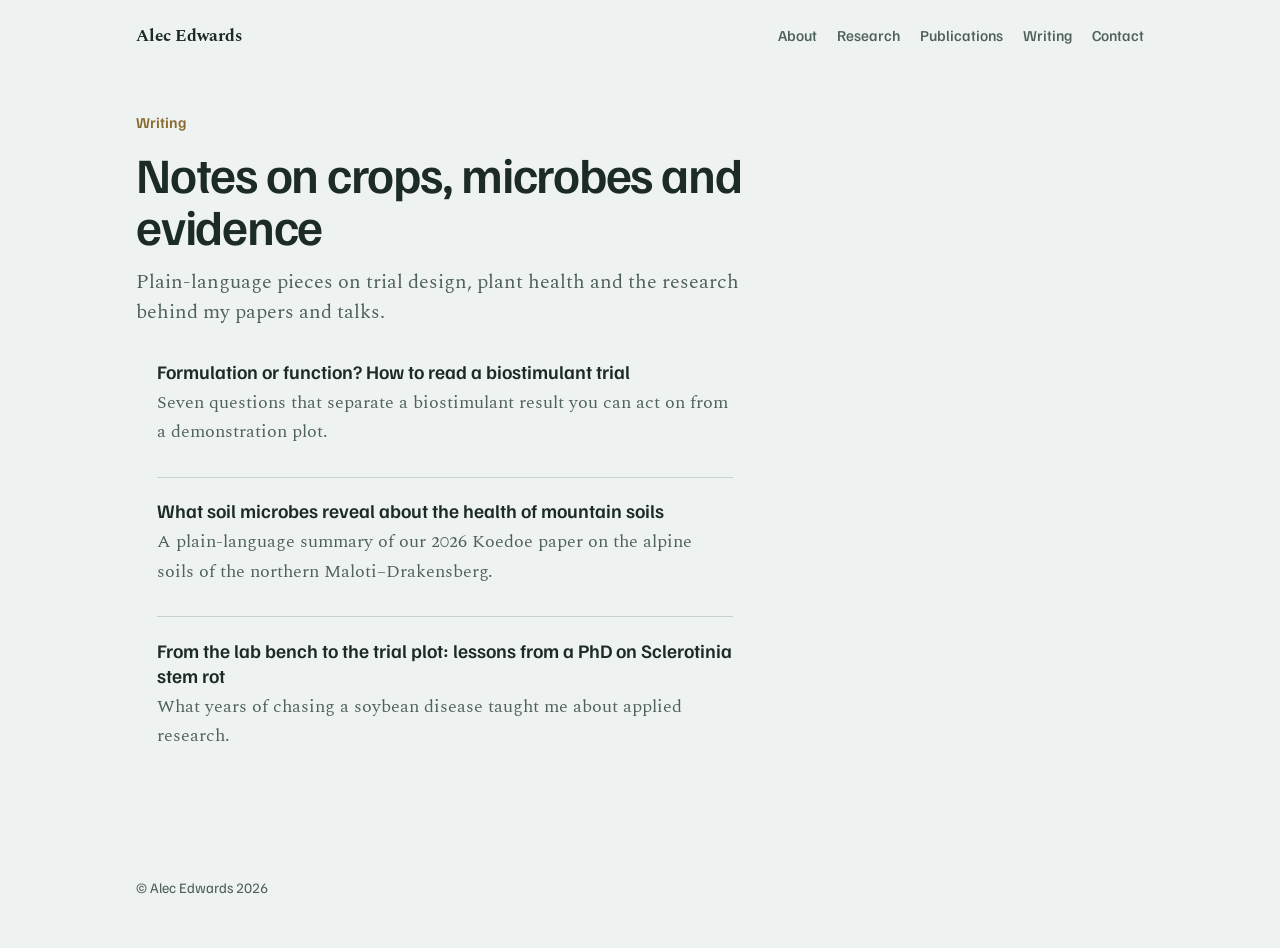
<file: blog/index.html>
<!doctype html>
<html lang="en-GB">
<head>
<meta charset="utf-8">
<meta name="viewport" content="width=device-width, initial-scale=1">
<title>Writing | Alec Edwards</title>
<meta name="description" content="Writing by Alec Edwards on biostimulants, trial design, soil health and plant pathology.">
<meta property="og:title" content="Writing | Alec Edwards">
<meta property="og:description" content="Writing by Alec Edwards on biostimulants, trial design, soil health and plant pathology.">
<meta property="og:type" content="article">
<link rel="icon" href="data:image/svg+xml,%3Csvg xmlns='http://www.w3.org/2000/svg' viewBox='0 0 32 32'%3E%3Crect width='32' height='32' rx='6' fill='%231F3A33'/%3E%3Cpath d='M16 29 C15 20 17 13 18 9' stroke='%23C9A35E' stroke-width='2.4' fill='none' stroke-linecap='round'/%3E%3Cellipse cx='18.5' cy='7.5' rx='2.6' ry='3.2' fill='%23C9A35E'/%3E%3C/svg%3E">
<link rel="preconnect" href="https://fonts.googleapis.com">
<link rel="preconnect" href="https://fonts.gstatic.com" crossorigin>
<link href="https://fonts.googleapis.com/css2?family=Familjen+Grotesk:wght@500;600;700&family=Spectral:ital,wght@0,400;0,500;1,400&display=swap" rel="stylesheet">
<link rel="stylesheet" href="../assets/site.css">
</head>
<body>
<div class="wrap">
  <header class="top">
    <a class="name" href="../">Alec Edwards</a>
    <nav aria-label="Site">
      <ul>
        <li><a href="../#about">About</a></li>
        <li><a href="../#research">Research</a></li>
        <li><a href="../#outputs">Publications</a></li>
        <li><a href="./">Writing</a></li>
        <li><a href="../#contact">Contact</a></li>
      </ul>
    </nav>
  </header>
  <main>
    <article class="article">
      <p class="kicker">Writing</p>
      <h1>Notes on crops, microbes and evidence</h1>
      <p class="standfirst">Plain-language pieces on trial design, plant health and the research behind my papers and talks.</p>
      <ul class="posts">
          <li><h3><a href="reading-a-biostimulant-trial.html">Formulation or function? How to read a biostimulant trial</a></h3><p>Seven questions that separate a biostimulant result you can act on from a demonstration plot.</p></li>
          <li><h3><a href="alpine-soil-microbes.html">What soil microbes reveal about the health of mountain soils</a></h3><p>A plain-language summary of our 2026 Koedoe paper on the alpine soils of the northern Maloti–Drakensberg.</p></li>
          <li><h3><a href="lessons-from-a-phd-on-sclerotinia.html">From the lab bench to the trial plot: lessons from a PhD on Sclerotinia stem rot</a></h3><p>What years of chasing a soybean disease taught me about applied research.</p></li>
      </ul>
    </article>
  </main>
  <footer>© Alec Edwards <span id="yr">2026</span></footer>
</div>
<script>document.getElementById('yr').textContent = new Date().getFullYear();</script>
</body>
</html>
</file>
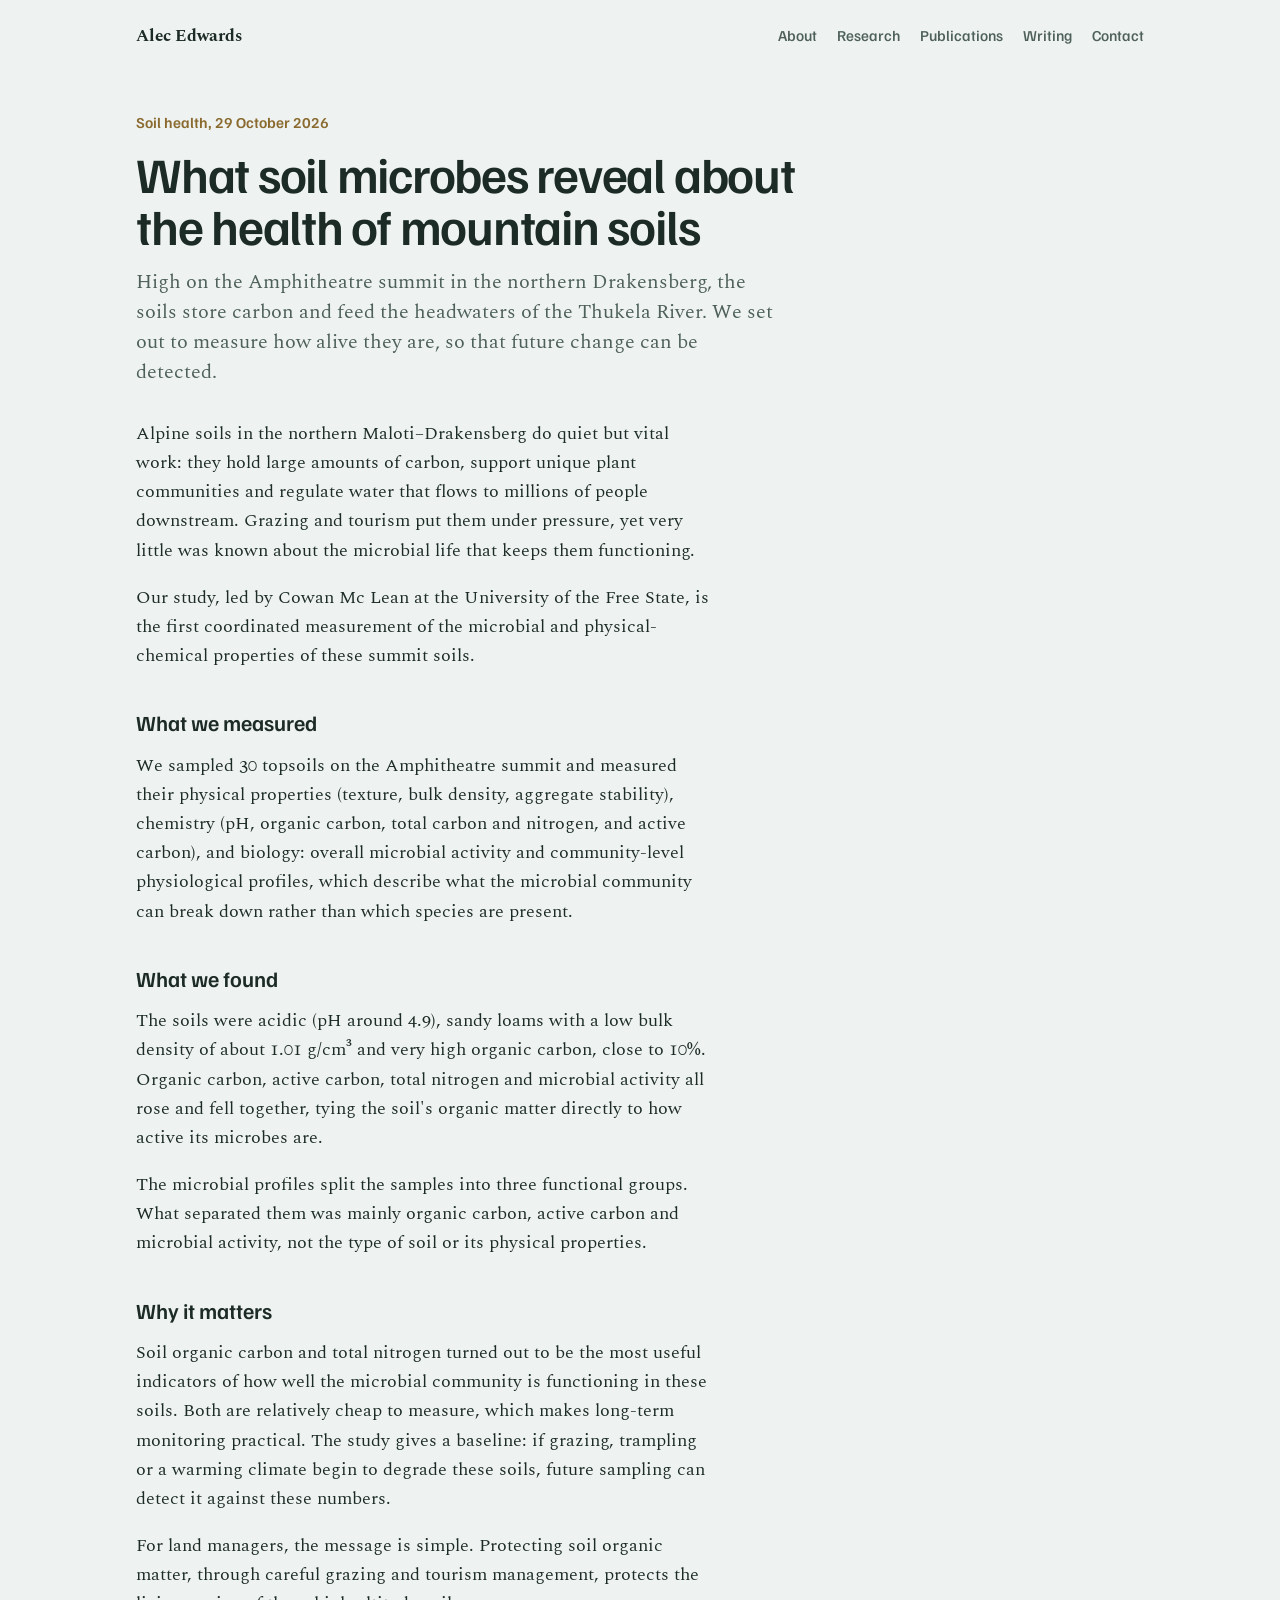
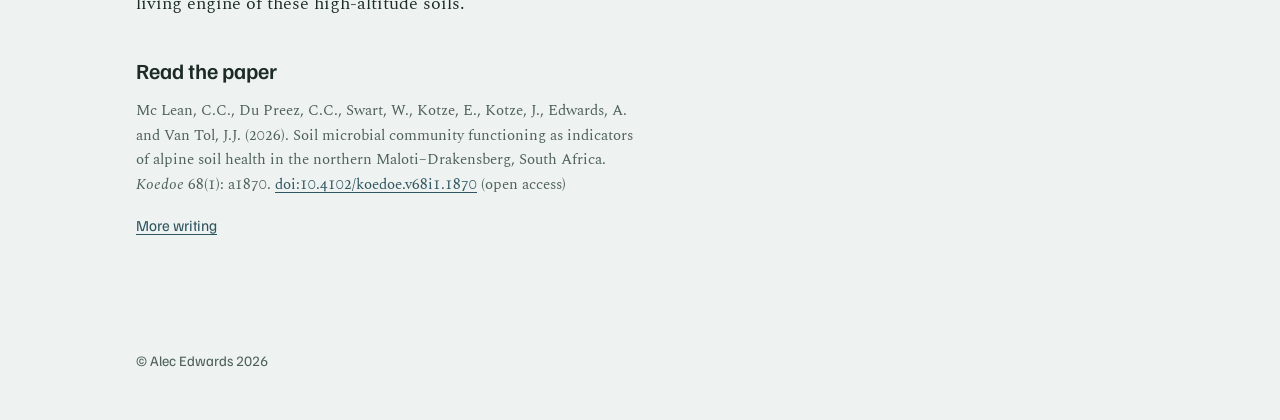
<file: blog/alpine-soil-microbes.html>
<!doctype html>
<html lang="en-GB">
<head>
<meta charset="utf-8">
<meta name="viewport" content="width=device-width, initial-scale=1">
<title>What soil microbes reveal about the health of mountain soils | Alec Edwards</title>
<meta name="description" content="A plain-language summary of our 2026 Koedoe paper on the alpine soils of the northern Maloti–Drakensberg.">
<meta property="og:title" content="What soil microbes reveal about the health of mountain soils | Alec Edwards">
<meta property="og:description" content="A plain-language summary of our 2026 Koedoe paper on the alpine soils of the northern Maloti–Drakensberg.">
<meta property="og:type" content="article">
<link rel="icon" href="data:image/svg+xml,%3Csvg xmlns='http://www.w3.org/2000/svg' viewBox='0 0 32 32'%3E%3Crect width='32' height='32' rx='6' fill='%231F3A33'/%3E%3Cpath d='M16 29 C15 20 17 13 18 9' stroke='%23C9A35E' stroke-width='2.4' fill='none' stroke-linecap='round'/%3E%3Cellipse cx='18.5' cy='7.5' rx='2.6' ry='3.2' fill='%23C9A35E'/%3E%3C/svg%3E">
<link rel="preconnect" href="https://fonts.googleapis.com">
<link rel="preconnect" href="https://fonts.gstatic.com" crossorigin>
<link href="https://fonts.googleapis.com/css2?family=Familjen+Grotesk:wght@500;600;700&family=Spectral:ital,wght@0,400;0,500;1,400&display=swap" rel="stylesheet">
<link rel="stylesheet" href="../assets/site.css">
</head>
<body>
<div class="wrap">
  <header class="top">
    <a class="name" href="../">Alec Edwards</a>
    <nav aria-label="Site">
      <ul>
        <li><a href="../#about">About</a></li>
        <li><a href="../#research">Research</a></li>
        <li><a href="../#outputs">Publications</a></li>
        <li><a href="./">Writing</a></li>
        <li><a href="../#contact">Contact</a></li>
      </ul>
    </nav>
  </header>
  <main>
    <article class="article">
      <p class="kicker">Soil health, 29 October 2026</p>
      <h1>What soil microbes reveal about the health of mountain soils</h1>
      <p class="standfirst">High on the Amphitheatre summit in the northern Drakensberg, the soils store carbon and feed the headwaters of the Thukela River. We set out to measure how alive they are, so that future change can be detected.</p>
      <p>Alpine soils in the northern Maloti–Drakensberg do quiet but vital work: they hold large amounts of carbon, support unique plant communities and regulate water that flows to millions of people downstream. Grazing and tourism put them under pressure, yet very little was known about the microbial life that keeps them functioning.</p>
      <p>Our study, led by Cowan Mc Lean at the University of the Free State, is the first coordinated measurement of the microbial and physical-chemical properties of these summit soils.</p>

      <h2>What we measured</h2>
      <p>We sampled 30 topsoils on the Amphitheatre summit and measured their physical properties (texture, bulk density, aggregate stability), chemistry (pH, organic carbon, total carbon and nitrogen, and active carbon), and biology: overall microbial activity and community-level physiological profiles, which describe what the microbial community can break down rather than which species are present.</p>

      <h2>What we found</h2>
      <p>The soils were acidic (pH around 4.9), sandy loams with a low bulk density of about 1.01 g/cm³ and very high organic carbon, close to 10%. Organic carbon, active carbon, total nitrogen and microbial activity all rose and fell together, tying the soil's organic matter directly to how active its microbes are.</p>
      <p>The microbial profiles split the samples into three functional groups. What separated them was mainly organic carbon, active carbon and microbial activity, not the type of soil or its physical properties.</p>

      <h2>Why it matters</h2>
      <p>Soil organic carbon and total nitrogen turned out to be the most useful indicators of how well the microbial community is functioning in these soils. Both are relatively cheap to measure, which makes long-term monitoring practical. The study gives a baseline: if grazing, trampling or a warming climate begin to degrade these soils, future sampling can detect it against these numbers.</p>
      <p>For land managers, the message is simple. Protecting soil organic matter, through careful grazing and tourism management, protects the living engine of these high-altitude soils.</p>

      <h2>Read the paper</h2>
      <p class="refs-list">Mc Lean, C.C., Du Preez, C.C., Swart, W., Kotze, E., Kotze, J., Edwards, A. and Van Tol, J.J. (2026). Soil microbial community functioning as indicators of alpine soil health in the northern Maloti–Drakensberg, South Africa. <em>Koedoe</em> 68(1): a1870. <a href="https://doi.org/10.4102/koedoe.v68i1.1870">doi:10.4102/koedoe.v68i1.1870</a> (open access)</p>

      <p class="back"><a href="./">More writing</a></p>
    </article>
  </main>
  <footer>© Alec Edwards <span id="yr">2026</span></footer>
</div>
<script>document.getElementById('yr').textContent = new Date().getFullYear();</script>
</body>
</html>
</file>
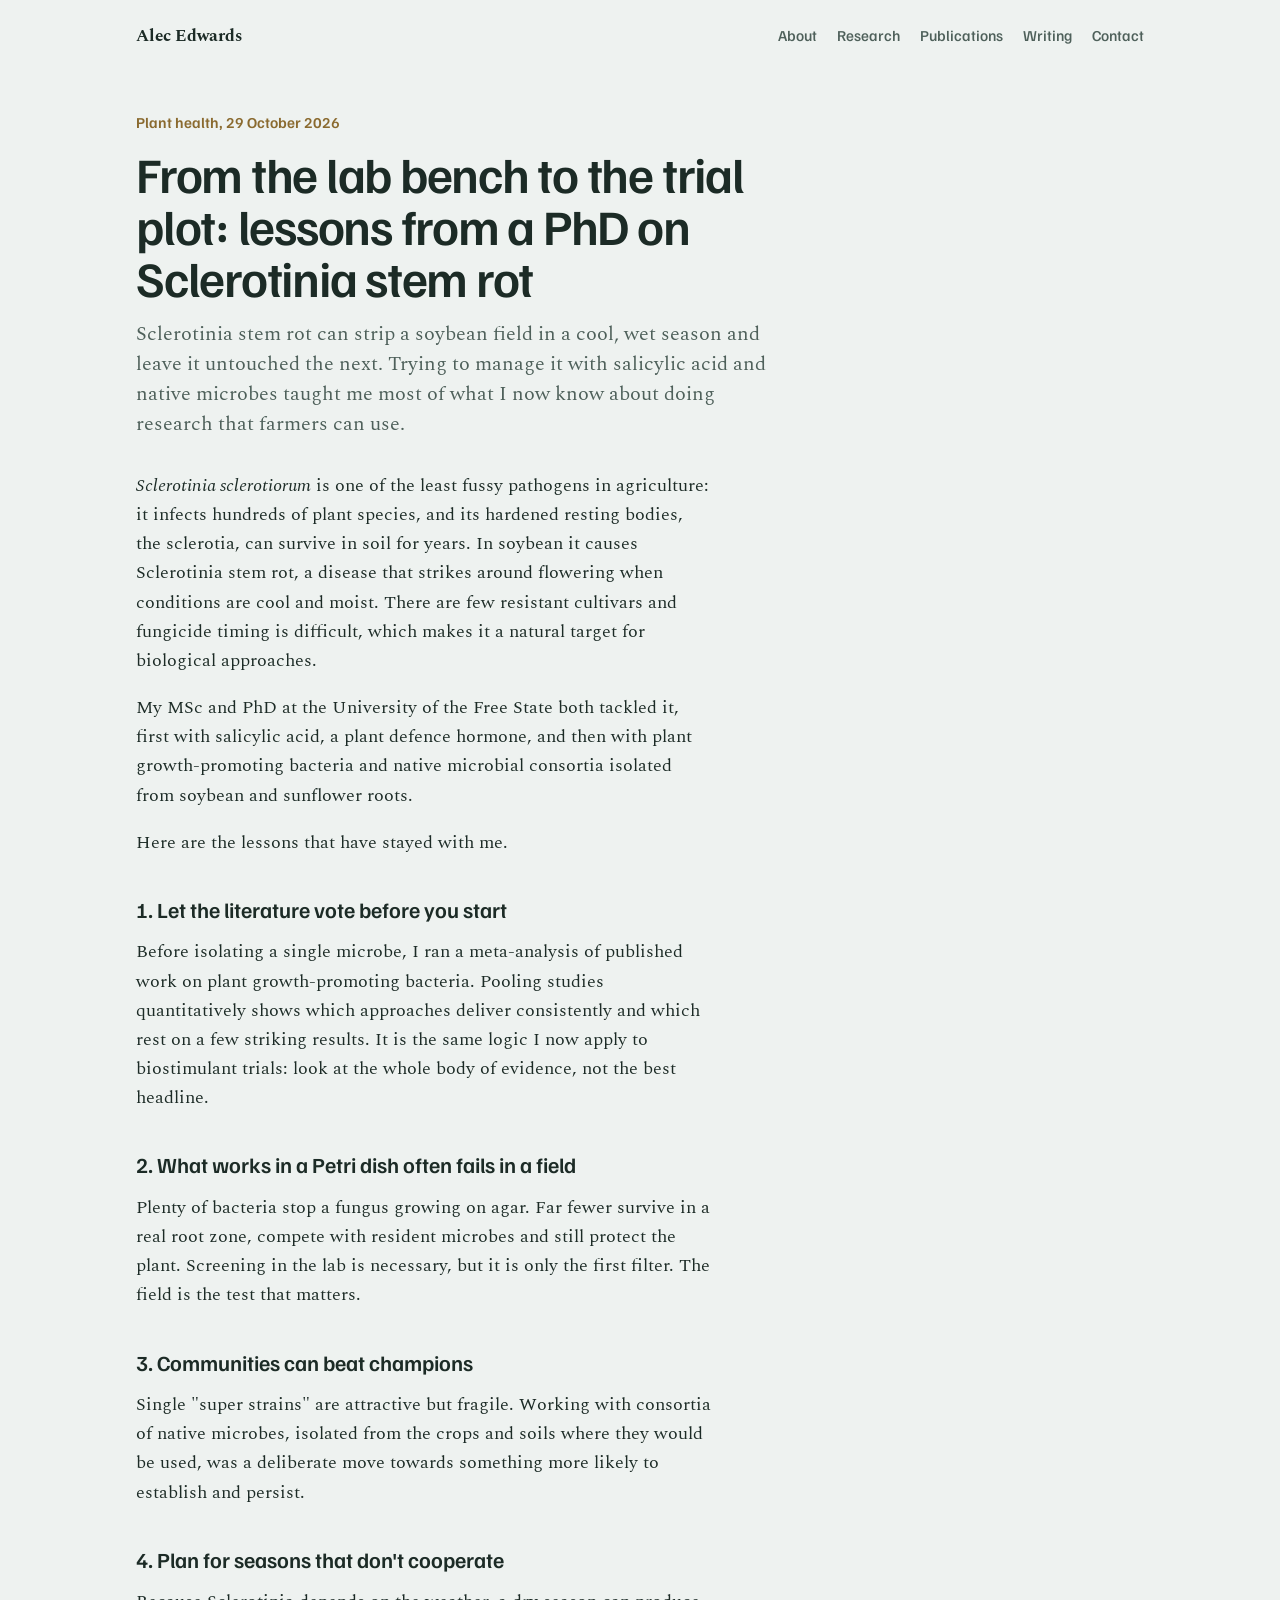
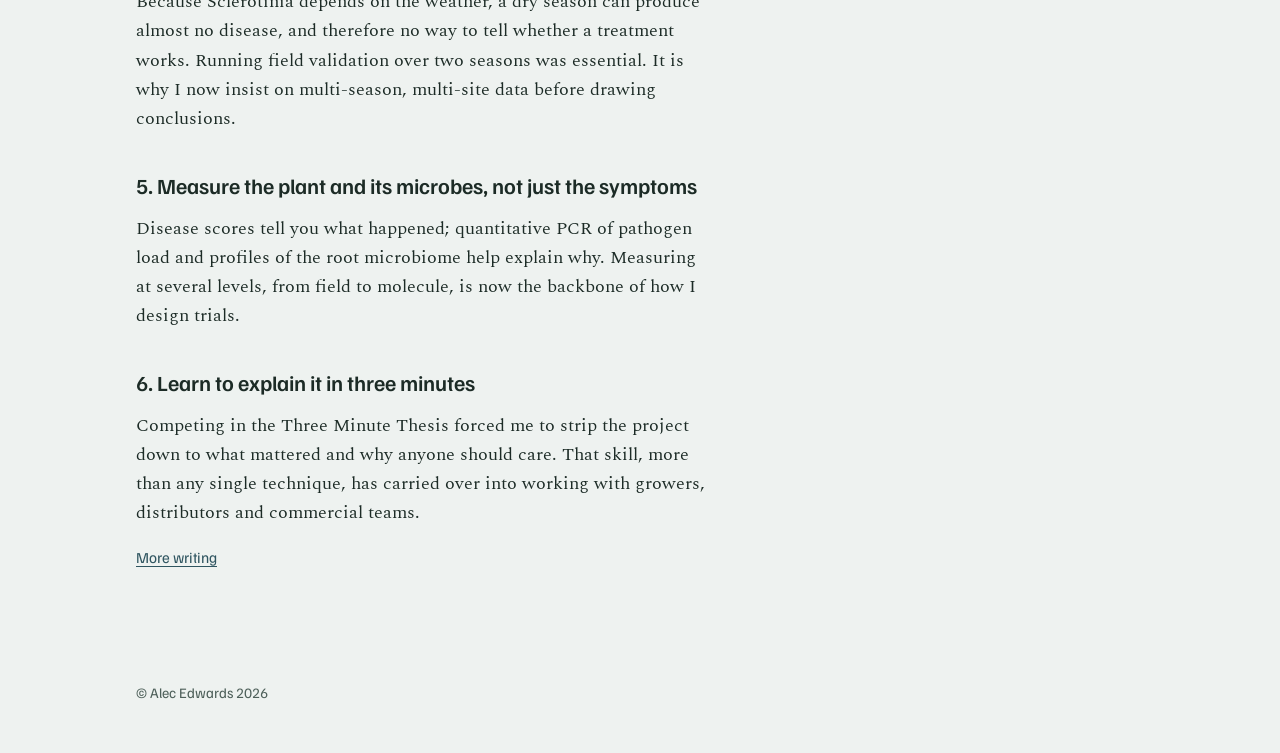
<file: blog/lessons-from-a-phd-on-sclerotinia.html>
<!doctype html>
<html lang="en-GB">
<head>
<meta charset="utf-8">
<meta name="viewport" content="width=device-width, initial-scale=1">
<title>From the lab bench to the trial plot: lessons from a PhD on Sclerotinia stem rot | Alec Edwards</title>
<meta name="description" content="What years of chasing a soybean disease taught me about applied research.">
<meta property="og:title" content="From the lab bench to the trial plot: lessons from a PhD on Sclerotinia stem rot | Alec Edwards">
<meta property="og:description" content="What years of chasing a soybean disease taught me about applied research.">
<meta property="og:type" content="article">
<link rel="icon" href="data:image/svg+xml,%3Csvg xmlns='http://www.w3.org/2000/svg' viewBox='0 0 32 32'%3E%3Crect width='32' height='32' rx='6' fill='%231F3A33'/%3E%3Cpath d='M16 29 C15 20 17 13 18 9' stroke='%23C9A35E' stroke-width='2.4' fill='none' stroke-linecap='round'/%3E%3Cellipse cx='18.5' cy='7.5' rx='2.6' ry='3.2' fill='%23C9A35E'/%3E%3C/svg%3E">
<link rel="preconnect" href="https://fonts.googleapis.com">
<link rel="preconnect" href="https://fonts.gstatic.com" crossorigin>
<link href="https://fonts.googleapis.com/css2?family=Familjen+Grotesk:wght@500;600;700&family=Spectral:ital,wght@0,400;0,500;1,400&display=swap" rel="stylesheet">
<link rel="stylesheet" href="../assets/site.css">
</head>
<body>
<div class="wrap">
  <header class="top">
    <a class="name" href="../">Alec Edwards</a>
    <nav aria-label="Site">
      <ul>
        <li><a href="../#about">About</a></li>
        <li><a href="../#research">Research</a></li>
        <li><a href="../#outputs">Publications</a></li>
        <li><a href="./">Writing</a></li>
        <li><a href="../#contact">Contact</a></li>
      </ul>
    </nav>
  </header>
  <main>
    <article class="article">
      <p class="kicker">Plant health, 29 October 2026</p>
      <h1>From the lab bench to the trial plot: lessons from a PhD on Sclerotinia stem rot</h1>
      <p class="standfirst">Sclerotinia stem rot can strip a soybean field in a cool, wet season and leave it untouched the next. Trying to manage it with salicylic acid and native microbes taught me most of what I now know about doing research that farmers can use.</p>
      <p><em>Sclerotinia sclerotiorum</em> is one of the least fussy pathogens in agriculture: it infects hundreds of plant species, and its hardened resting bodies, the sclerotia, can survive in soil for years. In soybean it causes Sclerotinia stem rot, a disease that strikes around flowering when conditions are cool and moist. There are few resistant cultivars and fungicide timing is difficult, which makes it a natural target for biological approaches.</p>
      <p>My MSc and PhD at the University of the Free State both tackled it, first with salicylic acid, a plant defence hormone, and then with plant growth-promoting bacteria and native microbial consortia isolated from soybean and sunflower roots.</p>
      <p>Here are the lessons that have stayed with me.</p>

      <h2>1. Let the literature vote before you start</h2>
      <p>Before isolating a single microbe, I ran a meta-analysis of published work on plant growth-promoting bacteria. Pooling studies quantitatively shows which approaches deliver consistently and which rest on a few striking results. It is the same logic I now apply to biostimulant trials: look at the whole body of evidence, not the best headline.</p>

      <h2>2. What works in a Petri dish often fails in a field</h2>
      <p>Plenty of bacteria stop a fungus growing on agar. Far fewer survive in a real root zone, compete with resident microbes and still protect the plant. Screening in the lab is necessary, but it is only the first filter. The field is the test that matters.</p>

      <h2>3. Communities can beat champions</h2>
      <p>Single "super strains" are attractive but fragile. Working with consortia of native microbes, isolated from the crops and soils where they would be used, was a deliberate move towards something more likely to establish and persist.</p>

      <h2>4. Plan for seasons that don't cooperate</h2>
      <p>Because Sclerotinia depends on the weather, a dry season can produce almost no disease, and therefore no way to tell whether a treatment works. Running field validation over two seasons was essential. It is why I now insist on multi-season, multi-site data before drawing conclusions.</p>

      <h2>5. Measure the plant and its microbes, not just the symptoms</h2>
      <p>Disease scores tell you what happened; quantitative PCR of pathogen load and profiles of the root microbiome help explain why. Measuring at several levels, from field to molecule, is now the backbone of how I design trials.</p>

      <h2>6. Learn to explain it in three minutes</h2>
      <p>Competing in the Three Minute Thesis forced me to strip the project down to what mattered and why anyone should care. That skill, more than any single technique, has carried over into working with growers, distributors and commercial teams.</p>


      <p class="back"><a href="./">More writing</a></p>
    </article>
  </main>
  <footer>© Alec Edwards <span id="yr">2026</span></footer>
</div>
<script>document.getElementById('yr').textContent = new Date().getFullYear();</script>
</body>
</html>
</file>
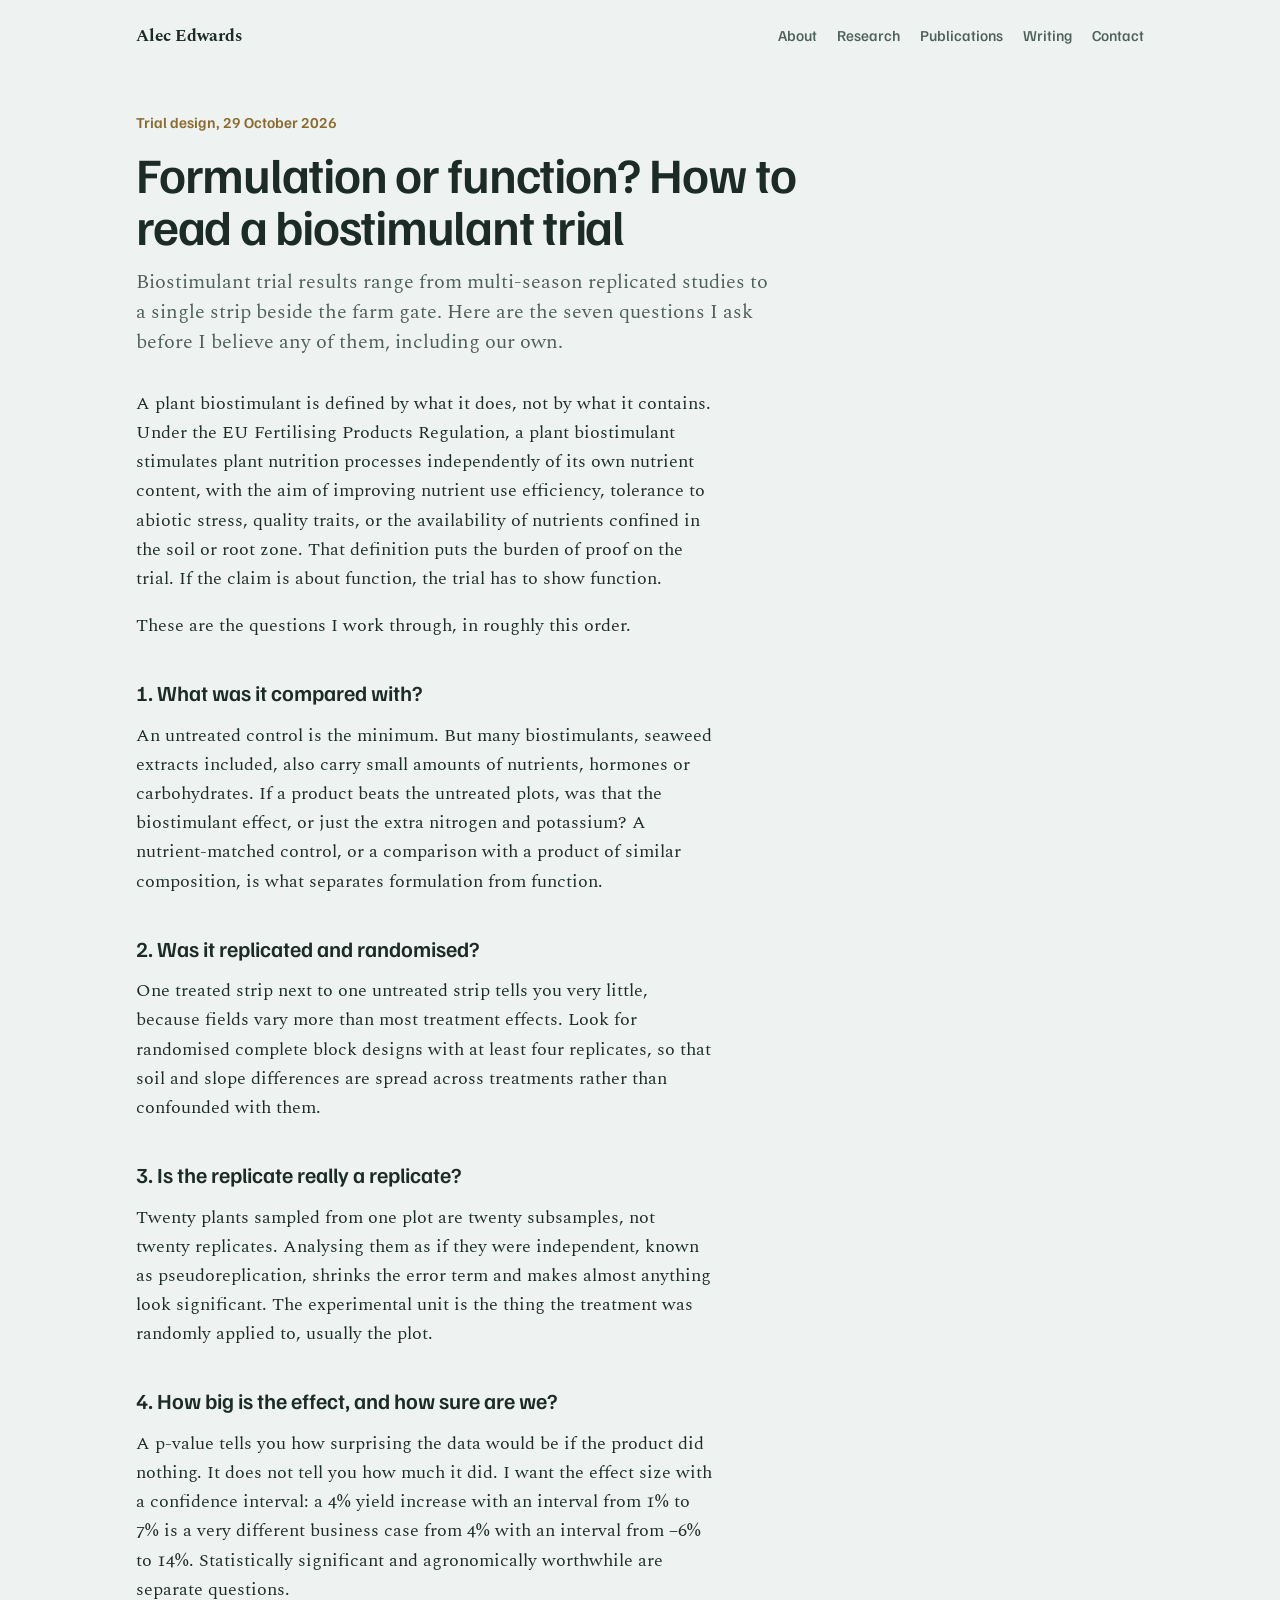
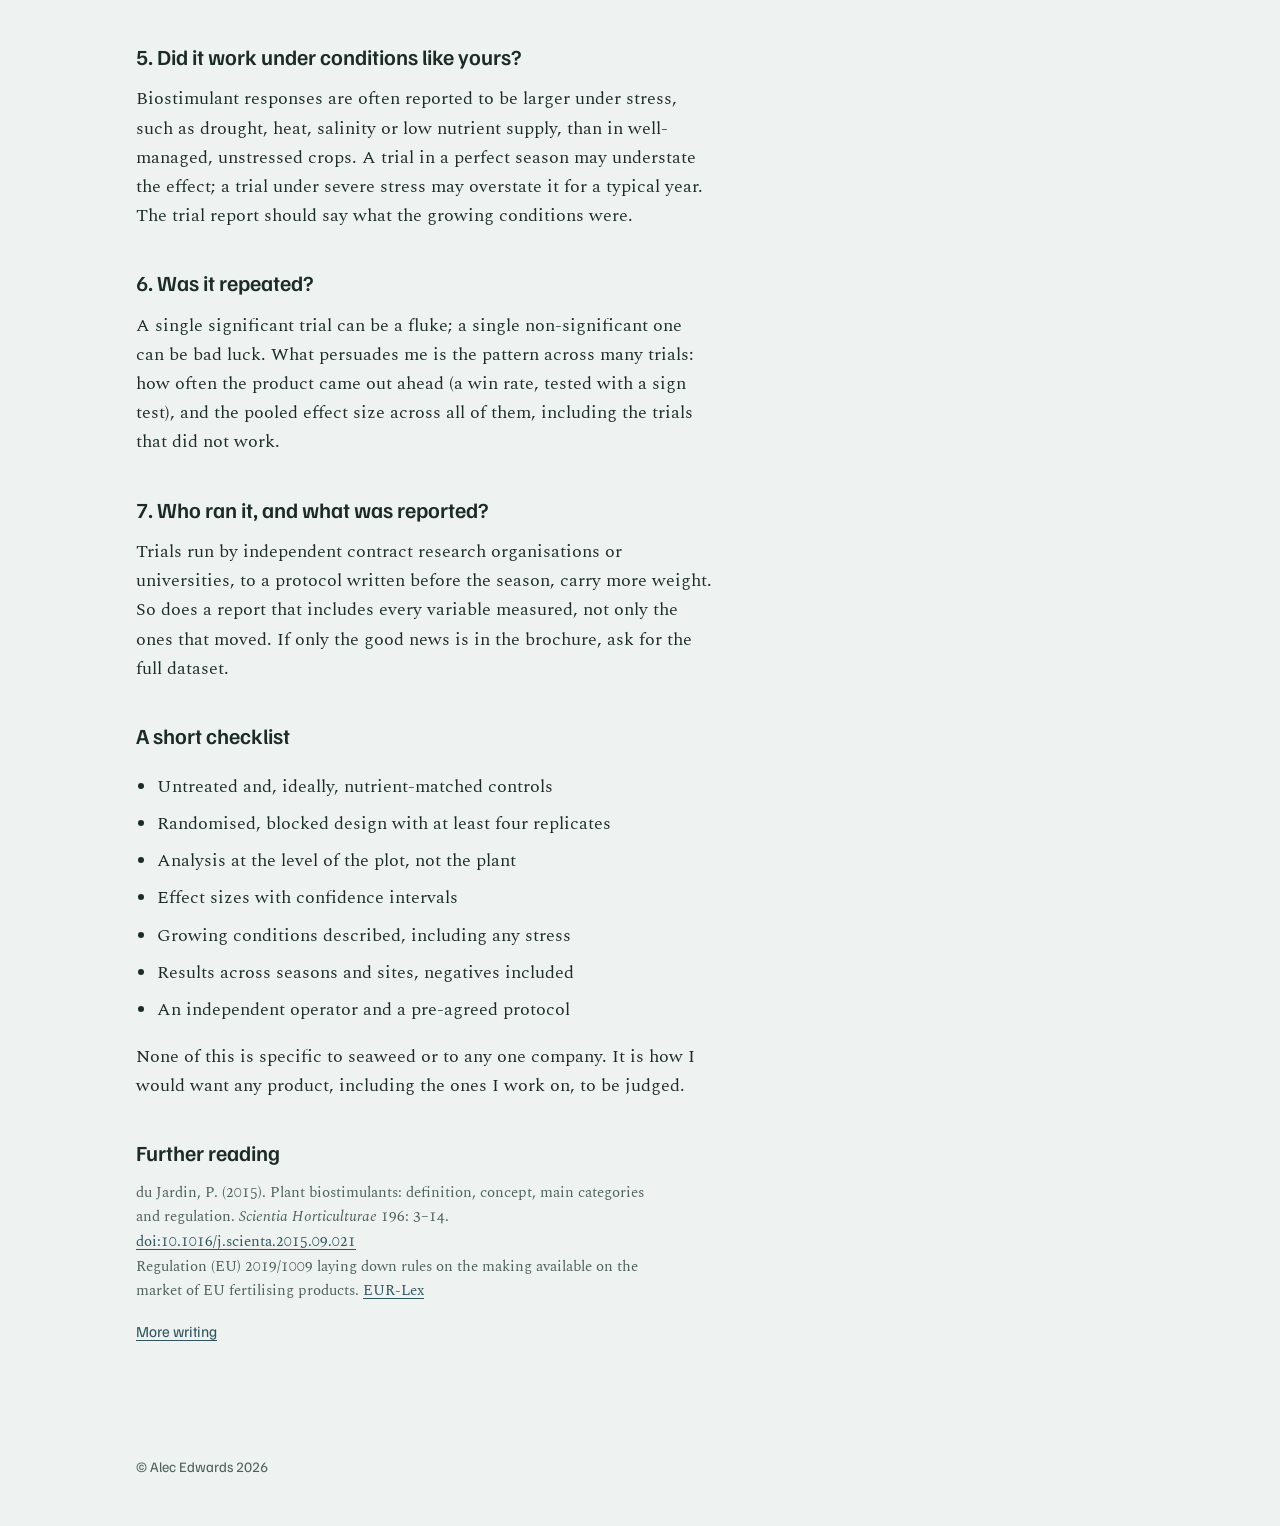
<file: blog/reading-a-biostimulant-trial.html>
<!doctype html>
<html lang="en-GB">
<head>
<meta charset="utf-8">
<meta name="viewport" content="width=device-width, initial-scale=1">
<title>Formulation or function? How to read a biostimulant trial | Alec Edwards</title>
<meta name="description" content="Seven questions that separate a biostimulant result you can act on from a demonstration plot.">
<meta property="og:title" content="Formulation or function? How to read a biostimulant trial | Alec Edwards">
<meta property="og:description" content="Seven questions that separate a biostimulant result you can act on from a demonstration plot.">
<meta property="og:type" content="article">
<link rel="icon" href="data:image/svg+xml,%3Csvg xmlns='http://www.w3.org/2000/svg' viewBox='0 0 32 32'%3E%3Crect width='32' height='32' rx='6' fill='%231F3A33'/%3E%3Cpath d='M16 29 C15 20 17 13 18 9' stroke='%23C9A35E' stroke-width='2.4' fill='none' stroke-linecap='round'/%3E%3Cellipse cx='18.5' cy='7.5' rx='2.6' ry='3.2' fill='%23C9A35E'/%3E%3C/svg%3E">
<link rel="preconnect" href="https://fonts.googleapis.com">
<link rel="preconnect" href="https://fonts.gstatic.com" crossorigin>
<link href="https://fonts.googleapis.com/css2?family=Familjen+Grotesk:wght@500;600;700&family=Spectral:ital,wght@0,400;0,500;1,400&display=swap" rel="stylesheet">
<link rel="stylesheet" href="../assets/site.css">
</head>
<body>
<div class="wrap">
  <header class="top">
    <a class="name" href="../">Alec Edwards</a>
    <nav aria-label="Site">
      <ul>
        <li><a href="../#about">About</a></li>
        <li><a href="../#research">Research</a></li>
        <li><a href="../#outputs">Publications</a></li>
        <li><a href="./">Writing</a></li>
        <li><a href="../#contact">Contact</a></li>
      </ul>
    </nav>
  </header>
  <main>
    <article class="article">
      <p class="kicker">Trial design, 29 October 2026</p>
      <h1>Formulation or function? How to read a biostimulant trial</h1>
      <p class="standfirst">Biostimulant trial results range from multi-season replicated studies to a single strip beside the farm gate. Here are the seven questions I ask before I believe any of them, including our own.</p>
      <p>A plant biostimulant is defined by what it does, not by what it contains. Under the EU Fertilising Products Regulation, a plant biostimulant stimulates plant nutrition processes independently of its own nutrient content, with the aim of improving nutrient use efficiency, tolerance to abiotic stress, quality traits, or the availability of nutrients confined in the soil or root zone. That definition puts the burden of proof on the trial. If the claim is about function, the trial has to show function.</p>
      <p>These are the questions I work through, in roughly this order.</p>

      <h2>1. What was it compared with?</h2>
      <p>An untreated control is the minimum. But many biostimulants, seaweed extracts included, also carry small amounts of nutrients, hormones or carbohydrates. If a product beats the untreated plots, was that the biostimulant effect, or just the extra nitrogen and potassium? A nutrient-matched control, or a comparison with a product of similar composition, is what separates formulation from function.</p>

      <h2>2. Was it replicated and randomised?</h2>
      <p>One treated strip next to one untreated strip tells you very little, because fields vary more than most treatment effects. Look for randomised complete block designs with at least four replicates, so that soil and slope differences are spread across treatments rather than confounded with them.</p>

      <h2>3. Is the replicate really a replicate?</h2>
      <p>Twenty plants sampled from one plot are twenty subsamples, not twenty replicates. Analysing them as if they were independent, known as pseudoreplication, shrinks the error term and makes almost anything look significant. The experimental unit is the thing the treatment was randomly applied to, usually the plot.</p>

      <h2>4. How big is the effect, and how sure are we?</h2>
      <p>A p-value tells you how surprising the data would be if the product did nothing. It does not tell you how much it did. I want the effect size with a confidence interval: a 4% yield increase with an interval from 1% to 7% is a very different business case from 4% with an interval from −6% to 14%. Statistically significant and agronomically worthwhile are separate questions.</p>

      <h2>5. Did it work under conditions like yours?</h2>
      <p>Biostimulant responses are often reported to be larger under stress, such as drought, heat, salinity or low nutrient supply, than in well-managed, unstressed crops. A trial in a perfect season may understate the effect; a trial under severe stress may overstate it for a typical year. The trial report should say what the growing conditions were.</p>

      <h2>6. Was it repeated?</h2>
      <p>A single significant trial can be a fluke; a single non-significant one can be bad luck. What persuades me is the pattern across many trials: how often the product came out ahead (a win rate, tested with a sign test), and the pooled effect size across all of them, including the trials that did not work.</p>

      <h2>7. Who ran it, and what was reported?</h2>
      <p>Trials run by independent contract research organisations or universities, to a protocol written before the season, carry more weight. So does a report that includes every variable measured, not only the ones that moved. If only the good news is in the brochure, ask for the full dataset.</p>

      <h2>A short checklist</h2>
      <ul>
        <li>Untreated and, ideally, nutrient-matched controls</li>
        <li>Randomised, blocked design with at least four replicates</li>
        <li>Analysis at the level of the plot, not the plant</li>
        <li>Effect sizes with confidence intervals</li>
        <li>Growing conditions described, including any stress</li>
        <li>Results across seasons and sites, negatives included</li>
        <li>An independent operator and a pre-agreed protocol</li>
      </ul>
      <p>None of this is specific to seaweed or to any one company. It is how I would want any product, including the ones I work on, to be judged.</p>

      <h2>Further reading</h2>
      <p class="refs-list">du Jardin, P. (2015). Plant biostimulants: definition, concept, main categories and regulation. <em>Scientia Horticulturae</em> 196: 3–14. <a href="https://doi.org/10.1016/j.scienta.2015.09.021">doi:10.1016/j.scienta.2015.09.021</a><br>
      Regulation (EU) 2019/1009 laying down rules on the making available on the market of EU fertilising products. <a href="https://eur-lex.europa.eu/eli/reg/2019/1009/oj">EUR-Lex</a></p>

      <p class="back"><a href="./">More writing</a></p>
    </article>
  </main>
  <footer>© Alec Edwards <span id="yr">2026</span></footer>
</div>
<script>document.getElementById('yr').textContent = new Date().getFullYear();</script>
</body>
</html>
</file>
<file: assets/site.css>
/* ---------- Tokens ---------- */
  :root {
    --mist:   #EEF2F0;   /* page: cold Atlantic morning */
    --surface:#F7F9F8;
    --ink:    #1C2B26;   /* deep kelp-forest green, used as "black" */
    --muted:  #4E605A;
    --rule:   #C6D2CD;
    --stipe:  #8A6A2F;   /* Ecklonia stipe bronze: the one accent */
    --slate:  #2F5560;   /* Benguela slate: links */
    --todo-bg:#FFF1C9;
    --todo-ink:#6B4E00;
    --measure: 66ch;
  }
  @media (prefers-color-scheme: dark) {
    :root:not([data-theme="light"]) {
      --mist:#121C19; --surface:#18241F; --ink:#E2E9E5; --muted:#A2B3AC;
      --rule:#2E3F39; --stipe:#C9A35E; --slate:#8CC0CC;
      --todo-bg:#3A3015; --todo-ink:#F2D88A;
    }
  }
  :root[data-theme="dark"] {
    --mist:#121C19; --surface:#18241F; --ink:#E2E9E5; --muted:#A2B3AC;
    --rule:#2E3F39; --stipe:#C9A35E; --slate:#8CC0CC;
    --todo-bg:#3A3015; --todo-ink:#F2D88A;
  }

  /* ---------- Base ---------- */
  *, *::before, *::after { box-sizing: border-box; }
  html { -webkit-text-size-adjust: 100%; scroll-behavior: smooth; }
  @media (prefers-reduced-motion: reduce) { html { scroll-behavior: auto; } }
  body {
    margin: 0;
    background: var(--mist);
    color: var(--ink);
    font-family: "Spectral", Georgia, serif;
    font-size: 1.125rem;
    line-height: 1.62;
    font-feature-settings: "kern", "liga", "onum";
  }
  h1, h2, h3, nav, .meta, .btn {
    font-family: "Familjen Grotesk", system-ui, sans-serif;
  }
  a { color: var(--slate); text-underline-offset: 0.18em; text-decoration-thickness: 1px; }
  a:hover { text-decoration-thickness: 2px; }
  :focus-visible { outline: 2px solid var(--stipe); outline-offset: 3px; border-radius: 2px; }
  p { margin: 0 0 1em; max-width: var(--measure); }
  em { font-style: italic; }

  .wrap { max-width: 68rem; margin: 0 auto; padding: 0 1rem; }
  @media (min-width: 48rem) { .wrap { padding: 0 2.5rem; } }

  /* ---------- Nav ---------- */
  .top {
    display: flex; justify-content: space-between; align-items: baseline;
    gap: 1rem; padding: 1.25rem 0; flex-wrap: wrap;
  }
  .top .name { font-weight: 700; font-size: 1.05rem; color: var(--ink); text-decoration: none; }
  nav ul { list-style: none; display: flex; flex-wrap: wrap; gap: 0.25rem 1.25rem; margin: 0; padding: 0; }
  nav a { color: var(--muted); text-decoration: none; font-size: 0.95rem; font-weight: 500; }
  nav a:hover { color: var(--ink); }

  /* ---------- Hero: the one bold element ---------- */
  .hero {
    display: grid; grid-template-columns: 1fr; gap: 1rem;
    padding: 2.5rem 0 3.5rem; border-bottom: 1px solid var(--rule);
    position: relative;
  }
  @media (min-width: 48rem) {
    .hero { grid-template-columns: 1fr 13rem; align-items: end; padding: 4.5rem 0 4.5rem; }
  }
  .hero h1 {
    font-size: clamp(3rem, 11vw, 7.25rem);
    line-height: 0.92; letter-spacing: -0.035em; font-weight: 600;
    margin: 0 0 1.75rem;
  }
  .hero .role {
    font-family: "Familjen Grotesk", system-ui, sans-serif;
    font-size: clamp(1.15rem, 2.4vw, 1.45rem); font-weight: 500;
    color: var(--ink); margin: 0 0 1rem; max-width: 42ch; line-height: 1.3;
  }
  .hero .lead { color: var(--muted); max-width: 54ch; margin: 0; }
  .kelp { width: 100%; max-width: 13rem; height: auto; justify-self: end; color: var(--stipe); }
  @media (max-width: 47.99rem) {
    .kelp { position: absolute; right: 0; top: 1rem; width: 5.5rem; opacity: 0.5; pointer-events: none; }
    .hero h1, .hero .role, .hero .lead { position: relative; }
  }
  .kelp path, .kelp ellipse { fill: none; stroke: currentColor; stroke-linecap: round; stroke-linejoin: round; }
  .kelp .draw { stroke-dasharray: 1; stroke-dashoffset: 1; animation: grow 2.4s cubic-bezier(.3,.6,.2,1) forwards; }
  .kelp .d2 { animation-delay: 1.1s; animation-duration: 1.6s; }
  .kelp .d3 { animation-delay: 1.3s; animation-duration: 1.7s; }
  .kelp .d4 { animation-delay: 1.5s; animation-duration: 1.6s; }
  @keyframes grow { to { stroke-dashoffset: 0; } }
  @media (prefers-reduced-motion: reduce) { .kelp .draw { animation: none; stroke-dashoffset: 0; } }

  /* ---------- Sections: heading in a margin column ---------- */
  section { padding: 3rem 0; border-bottom: 1px solid var(--rule); }
  section:last-of-type { border-bottom: 0; }
  @media (min-width: 48rem) {
    section { display: grid; grid-template-columns: 12rem 1fr; gap: 2.5rem; padding: 3.75rem 0; }
  }
  section > h2 {
    font-size: 1.15rem; font-weight: 600; margin: 0 0 1.25rem; color: var(--stipe);
    letter-spacing: -0.01em;
  }
  @media (min-width: 48rem) { section > h2 { margin: 0.25rem 0 0; } }

  /* ---------- Entries (experience, education) ---------- */
  .entries { list-style: none; margin: 0; padding: 0; }
  .entries > li { padding: 0 0 1.75rem; }
  .entries > li + li { border-top: 1px solid var(--rule); padding-top: 1.5rem; }
  .entries h3 { font-size: 1.2rem; font-weight: 600; margin: 0; line-height: 1.3; }
  .meta { color: var(--muted); font-size: 0.95rem; margin: 0.15rem 0 0.6rem; }
  .entries p { margin-bottom: 0.5em; }

  /* ---------- Outputs ---------- */
  .outputs h3 { font-size: 1.05rem; font-weight: 600; margin: 0 0 0.6rem; }
  .outputs h3:not(:first-child) { margin-top: 2rem; }
  .refs { margin: 0; padding: 0; list-style: none; }
  .refs li { padding-left: 1.5rem; text-indent: -1.5rem; margin-bottom: 0.75rem; max-width: var(--measure); }

  /* ---------- Skills ---------- */
  .skills { display: grid; grid-template-columns: 1fr; gap: 1.25rem 2.5rem; margin: 0; }
  @media (min-width: 40rem) { .skills { grid-template-columns: 1fr 1fr; } }
  .skills dt { font-family: "Familjen Grotesk", system-ui, sans-serif; font-weight: 600; }
  .skills dd { margin: 0.15rem 0 0; color: var(--muted); }

  /* ---------- Contact ---------- */
  .contact-list { list-style: none; margin: 0; padding: 0; font-size: 1.25rem; }
  .contact-list li { margin-bottom: 0.4rem; }

  footer { padding: 2rem 0 3rem; color: var(--muted); font-size: 0.9rem; font-family: "Familjen Grotesk", system-ui, sans-serif; }

  /* ---------- Draft markers: remove all before publishing ---------- */
  .todo {
    background: var(--todo-bg); color: var(--todo-ink);
    border: 1px dashed currentColor; border-radius: 3px;
    padding: 0 0.3em; font-family: "Familjen Grotesk", system-ui, sans-serif; font-size: 0.85em;
  }

/* =========================================================
   v2 components: photos, figures, matrix, map, writing
   ========================================================= */
:root { --leaf:#5E7F4F; --leaf-soft:#DCE6D6; --dot-off:#D3DCD8; }
@media (prefers-color-scheme: dark) {
  :root:not([data-theme="light"]) { --leaf:#9CC08A; --leaf-soft:#26372C; --dot-off:#2B3A34; }
}
:root[data-theme="dark"] { --leaf:#9CC08A; --leaf-soft:#26372C; --dot-off:#2B3A34; }

/* Section intro text that sits above a figure */
.intro { color: var(--muted); max-width: 60ch; }

/* ---------- Photo strip ---------- */
.photos {
  display: grid; gap: 0.75rem;
  grid-template-columns: repeat(2, 1fr);
  padding: 0 0 3rem; border-bottom: 1px solid var(--rule);
}
@media (min-width: 48rem) { .photos { grid-template-columns: 2fr 1fr 1fr; grid-template-rows: auto auto; } }
.photos figure { margin: 0; position: relative; }
@media (min-width: 48rem) { .photos figure:first-child { grid-row: span 2; } }
.photos img { width: 100%; height: 100%; object-fit: cover; display: block; border-radius: 3px; aspect-ratio: 4 / 3; }
@media (min-width: 48rem) { .photos figure:first-child img { aspect-ratio: auto; min-height: 100%; } }
.photos figcaption { font-family: "Familjen Grotesk", system-ui, sans-serif; font-size: 0.85rem; color: var(--muted); margin-top: 0.35rem; }
.photo-slot {
  aspect-ratio: 4 / 3; border: 1px dashed var(--todo-ink); background: var(--todo-bg); color: var(--todo-ink);
  border-radius: 3px; display: grid; place-items: center; text-align: center; padding: 1rem;
  font-family: "Familjen Grotesk", system-ui, sans-serif; font-size: 0.9rem;
}
@media (min-width: 48rem) { .photos figure:first-child .photo-slot { aspect-ratio: auto; height: 100%; min-height: 20rem; } }

/* ---------- Figures (pipeline, map) ---------- */
.figure { margin: 1.5rem 0 0; }
.figure svg { width: 100%; height: auto; display: block; }
.figure figcaption { font-size: 0.95rem; color: var(--muted); margin-top: 0.75rem; max-width: 62ch; }

/* Pipeline: field to molecule (the zoom metaphor carries the design) */
.pipeline { display: grid; gap: 1.25rem; margin-top: 1.5rem; }
@media (min-width: 60rem) { .pipeline { grid-template-columns: 1fr 13rem; align-items: stretch; } }
.tiers { list-style: none; margin: 0; padding: 0; position: relative; }
.tiers::before { content: ""; position: absolute; left: 1.1rem; top: 1.2rem; bottom: 1.2rem; width: 2px; background: var(--stipe); opacity: 0.35; }
.tiers li { position: relative; display: grid; grid-template-columns: 2.2rem 1fr; gap: 0 1rem; padding: 0.85rem 0; }
.tiers .node { justify-self: center; align-self: start; margin-top: 0.15rem; border-radius: 50%; background: var(--mist); border: 2px solid var(--stipe); position: relative; z-index: 1; }
.tiers li:nth-child(1) .node { width: 2.2rem; height: 2.2rem; margin-top: -0.1rem; }
.tiers li:nth-child(2) .node { width: 1.6rem; height: 1.6rem; }
.tiers li:nth-child(3) .node { width: 1.1rem; height: 1.1rem; margin-top: 0.3rem; }
.tiers li:nth-child(4) .node { width: 0.65rem; height: 0.65rem; margin-top: 0.45rem; background: var(--stipe); }
.tiers .scale { font-family: "Familjen Grotesk", system-ui, sans-serif; font-weight: 600; font-size: 1.1rem; display: block; }
.tiers .what { display: block; margin: 0.1rem 0 0.15rem; }
.tiers .how { display: block; color: var(--muted); font-size: 0.95rem; }
.rail { background: var(--leaf-soft); border-radius: 4px; padding: 1.1rem 1.2rem; }
.rail h3 { font-size: 1.05rem; font-weight: 600; margin: 0 0 0.5rem; color: var(--leaf); }
.rail ul { margin: 0; padding-left: 1.1rem; font-size: 0.97rem; }
.rail li { margin-bottom: 0.35rem; }

/* ---------- Crops x expertise matrix ---------- */
.matrix-wrap { overflow-x: auto; margin-top: 1.25rem; -webkit-overflow-scrolling: touch; }
.matrix { border-collapse: collapse; min-width: 34rem; font-family: "Familjen Grotesk", system-ui, sans-serif; font-size: 0.95rem; }
.matrix th, .matrix td { padding: 0.55rem 0.6rem; text-align: center; border-bottom: 1px solid var(--rule); }
.matrix thead th { font-weight: 600; font-size: 0.85rem; color: var(--muted); vertical-align: bottom; line-height: 1.2; }
.matrix tbody th { text-align: left; font-weight: 600; white-space: nowrap; }
.matrix .grp th { text-align: left; font-weight: 500; color: var(--stipe); font-size: 0.85rem; padding-top: 1.1rem; border-bottom: 0; }
.dot { display: inline-block; width: 0.8rem; height: 0.8rem; border-radius: 50%; background: var(--dot-off); vertical-align: middle; }
.dot.on { background: var(--leaf); }
.dot.main { background: var(--stipe); }
.legend { display: flex; flex-wrap: wrap; gap: 0.4rem 1.25rem; margin-top: 0.9rem; font-family: "Familjen Grotesk", system-ui, sans-serif; font-size: 0.85rem; color: var(--muted); }
.legend span { display: inline-flex; align-items: center; gap: 0.4rem; }

/* ---------- Map ---------- */
#map { min-height: 12rem; }
#map .land { fill: var(--dot-off); stroke: var(--mist); stroke-width: 0.5; }
#map .trial { fill: var(--leaf); }
#map .home { fill: var(--stipe); }
#map .earlier { fill: var(--slate); opacity: 0.75; }
.place-list { columns: 2; column-gap: 2rem; padding: 0; margin: 1rem 0 0; list-style: none; font-size: 0.98rem; }
@media (min-width: 40rem) { .place-list { columns: 3; } }
.place-list li { break-inside: avoid; margin-bottom: 0.2rem; }
.swatch { display: inline-block; width: 0.75rem; height: 0.75rem; border-radius: 2px; margin-right: 0.35rem; vertical-align: -1px; }

/* ---------- Writing list ---------- */
.posts { list-style: none; margin: 0; padding: 0; }
.posts li { padding: 0 0 1.4rem; }
.posts li + li { border-top: 1px solid var(--rule); padding-top: 1.3rem; }
.posts h3 { font-size: 1.2rem; font-weight: 600; margin: 0 0 0.25rem; line-height: 1.3; }
.posts h3 a { color: var(--ink); text-decoration: none; }
.posts h3 a:hover { text-decoration: underline; text-decoration-color: var(--stipe); }
.posts p { margin: 0; color: var(--muted); }

/* ---------- Article pages ---------- */
.article { max-width: 42rem; padding: 2.5rem 0 4rem; }
.article .kicker { font-family: "Familjen Grotesk", system-ui, sans-serif; color: var(--stipe); font-weight: 600; font-size: 0.95rem; margin: 0 0 0.75rem; }
.article h1 { font-size: clamp(2rem, 6vw, 3.1rem); line-height: 1.05; letter-spacing: -0.025em; font-weight: 600; margin: 0 0 1rem; }
.article .standfirst { font-size: 1.25rem; line-height: 1.5; color: var(--muted); margin-bottom: 2rem; }
.article h2 { font-size: 1.35rem; font-weight: 600; margin: 2.25rem 0 0.6rem; color: var(--ink); }
.article p, .article li { max-width: 64ch; }
.article ol, .article ul { padding-left: 1.3rem; }
.article li { margin-bottom: 0.5rem; }
.article blockquote { margin: 1.5rem 0; padding: 0.25rem 0 0.25rem 1.2rem; border-left: 3px solid var(--stipe); color: var(--muted); }
.article .refs-list { font-size: 0.95rem; color: var(--muted); }
.back { font-family: "Familjen Grotesk", system-ui, sans-serif; font-size: 0.95rem; }
.subhead { font-size: 1.1rem; font-weight: 600; margin: 3rem 0 0; }
.sr { position: absolute; width: 1px; height: 1px; overflow: hidden; clip: rect(0 0 0 0); white-space: nowrap; }
.legend i.dot { width: 0.7rem; height: 0.7rem; }
.portrait { width: 100%; max-width: 22rem; height: auto; border-radius: 3px; margin: 0 0 1.25rem; display: block; aspect-ratio: 3 / 2; object-fit: cover; }
@media (min-width: 60rem) { .portrait { float: right; width: 17rem; margin: 0.3rem 0 1rem 2rem; } }
.inline-photo img { width: 100%; max-width: 36rem; height: auto; border-radius: 3px; display: block; }
.photos img { background: var(--dot-off); }
/* Photo grid fix: every figure stacks image then caption; captions never overlap */
.photos figure { display: flex; flex-direction: column; min-width: 0; }
.photos img { height: auto; aspect-ratio: 4 / 3; }
@media (min-width: 48rem) {
  .photos figure:first-child img { flex: 1 1 auto; min-height: 0; height: 100%; aspect-ratio: auto; }
}
.rail { align-self: start; }
@media (max-width: 47.99rem) { .photos figure:first-child { grid-column: span 2; } }
</file>
